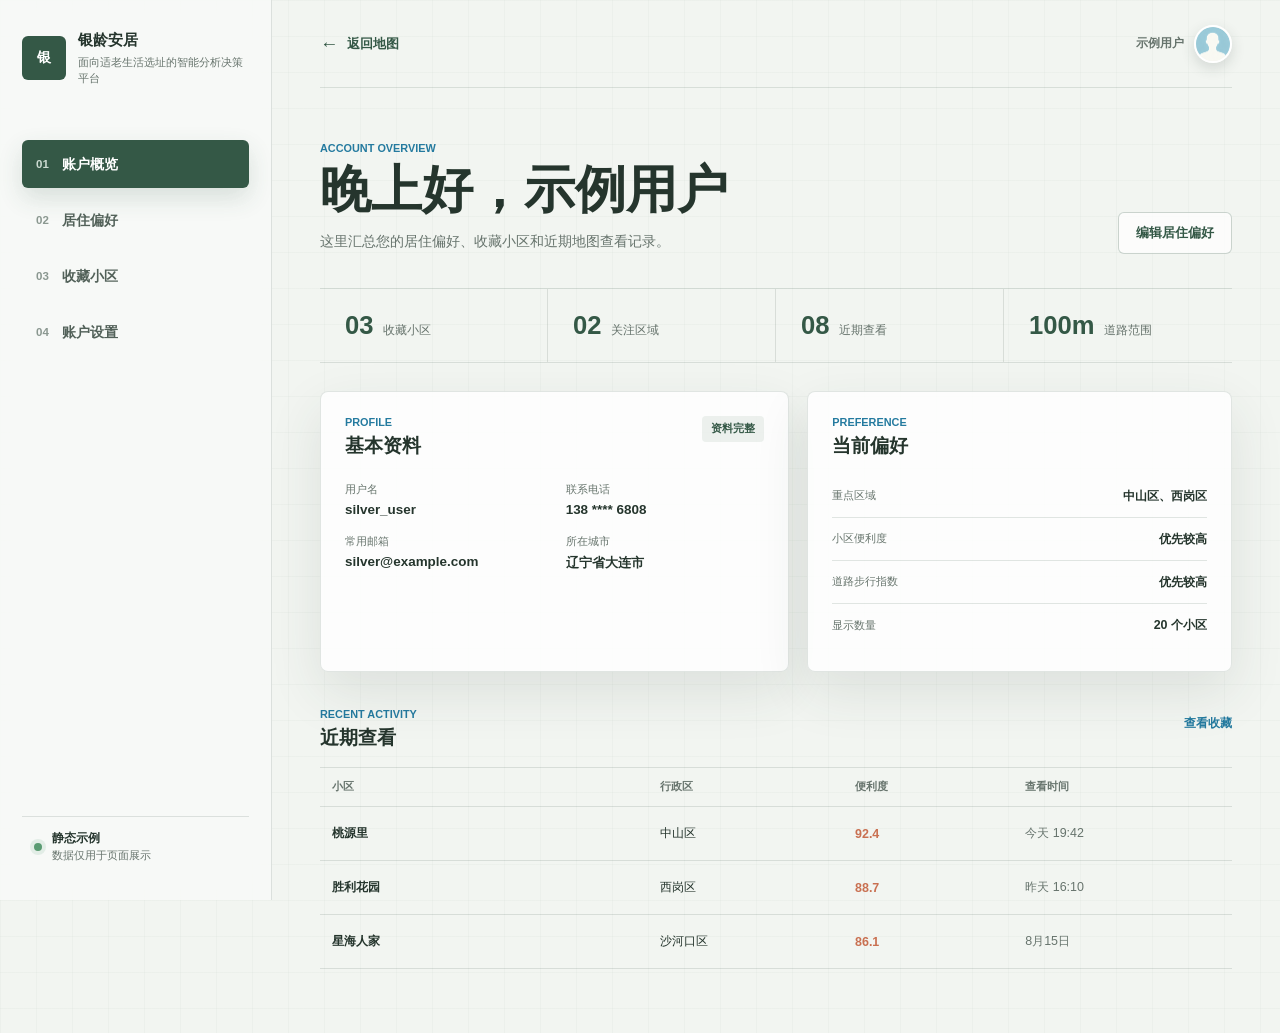
<file: src/main/resources/static/profile.html>
<!DOCTYPE html>
<html lang="zh-CN">
<head>
    <meta charset="UTF-8">
    <meta name="viewport" content="width=device-width, initial-scale=1.0">
    <title>个人中心 - 银龄安居</title>
    <link rel="icon" href="data:,">
    <link rel="stylesheet" href="CSS/profile.css?v=brand-title-20260821">
</head>
<body>
    <div class="profile-shell">
        <aside class="profile-sidebar" aria-label="个人中心导航">
            <a class="brand-mark" href="/user.html" aria-label="返回适老住宅地图">
                <span class="brand-seal" aria-hidden="true">银</span>
                <span>
                    <strong>银龄安居</strong>
                    <small>面向适老生活选址的智能分析决策平台</small>
                </span>
            </a>

            <nav class="profile-nav" aria-label="个人中心栏目">
                <button class="profile-nav__item is-active" type="button" data-profile-tab="overview" aria-current="page">
                    <span aria-hidden="true">01</span>账户概览
                </button>
                <button class="profile-nav__item" type="button" data-profile-tab="preferences">
                    <span aria-hidden="true">02</span>居住偏好
                </button>
                <button class="profile-nav__item" type="button" data-profile-tab="favorites">
                    <span aria-hidden="true">03</span>收藏小区
                </button>
                <button class="profile-nav__item" type="button" data-profile-tab="settings">
                    <span aria-hidden="true">04</span>账户设置
                </button>
            </nav>

            <div class="sidebar-status">
                <span></span>
                <p><strong>静态示例</strong><small>数据仅用于页面展示</small></p>
            </div>
        </aside>

        <main class="profile-main">
            <header class="profile-topbar">
                <a class="back-link" href="/user.html"><span aria-hidden="true">←</span> 返回地图</a>
                <div class="topbar-user">
                    <span>示例用户</span>
                    <img src="images/img.png" alt="示例用户头像">
                </div>
            </header>

            <section class="profile-view is-active" data-profile-view="overview">
                <div class="profile-intro">
                    <div>
                        <p class="section-kicker">ACCOUNT OVERVIEW</p>
                        <h1>晚上好，示例用户</h1>
                        <p>这里汇总您的居住偏好、收藏小区和近期地图查看记录。</p>
                    </div>
                    <button class="secondary-button" type="button" data-open-tab="preferences">编辑居住偏好</button>
                </div>

                <div class="summary-strip" aria-label="账户数据概览">
                    <div><strong>03</strong><span>收藏小区</span></div>
                    <div><strong>02</strong><span>关注区域</span></div>
                    <div><strong>08</strong><span>近期查看</span></div>
                    <div><strong>100m</strong><span>道路范围</span></div>
                </div>

                <div class="overview-grid">
                    <section class="surface account-card" aria-labelledby="accountTitle">
                        <div class="surface-heading">
                            <div><p class="section-kicker">PROFILE</p><h2 id="accountTitle">基本资料</h2></div>
                            <span class="status-chip">资料完整</span>
                        </div>
                        <dl class="profile-details">
                            <div><dt>用户名</dt><dd>silver_user</dd></div>
                            <div><dt>联系电话</dt><dd>138 **** 6808</dd></div>
                            <div><dt>常用邮箱</dt><dd>silver@example.com</dd></div>
                            <div><dt>所在城市</dt><dd>辽宁省大连市</dd></div>
                        </dl>
                    </section>

                    <section class="surface preference-card" aria-labelledby="preferenceTitle">
                        <div class="surface-heading">
                            <div><p class="section-kicker">PREFERENCE</p><h2 id="preferenceTitle">当前偏好</h2></div>
                        </div>
                        <div class="preference-list">
                            <div><span>重点区域</span><strong>中山区、西岗区</strong></div>
                            <div><span>小区便利度</span><strong>优先较高</strong></div>
                            <div><span>道路步行指数</span><strong>优先较高</strong></div>
                            <div><span>显示数量</span><strong>20 个小区</strong></div>
                        </div>
                    </section>
                </div>

                <section class="recent-section" aria-labelledby="recentTitle">
                    <div class="section-heading-row">
                        <div><p class="section-kicker">RECENT ACTIVITY</p><h2 id="recentTitle">近期查看</h2></div>
                        <button class="text-command" type="button" data-open-tab="favorites">查看收藏</button>
                    </div>
                    <div class="activity-table" role="table" aria-label="近期查看记录">
                        <div class="activity-row activity-row--head" role="row"><span>小区</span><span>行政区</span><span>便利度</span><span>查看时间</span></div>
                        <div class="activity-row" role="row"><strong>桃源里</strong><span>中山区</span><span class="score">92.4</span><time>今天 19:42</time></div>
                        <div class="activity-row" role="row"><strong>胜利花园</strong><span>西岗区</span><span class="score">88.7</span><time>昨天 16:10</time></div>
                        <div class="activity-row" role="row"><strong>星海人家</strong><span>沙河口区</span><span class="score">86.1</span><time>8月15日</time></div>
                    </div>
                </section>
            </section>

            <section class="profile-view" data-profile-view="preferences" hidden>
                <div class="page-heading"><p class="section-kicker">LIVING PREFERENCES</p><h1>居住偏好</h1><p>用于展示未来可配置的筛选默认值。</p></div>
                <form class="preference-form" data-static-form>
                    <fieldset class="surface form-section">
                        <legend>重点关注区域</legend>
                        <div class="choice-grid">
                            <label><input type="checkbox" checked><span>中山区</span></label>
                            <label><input type="checkbox" checked><span>西岗区</span></label>
                            <label><input type="checkbox"><span>沙河口区</span></label>
                        </div>
                    </fieldset>
                    <fieldset class="surface form-section">
                        <legend>居住环境倾向</legend>
                        <div class="form-grid">
                            <label><span>小区便利度</span><select><option>优先较高</option><option>不限</option></select></label>
                            <label><span>道路步行指数</span><select><option>优先较高</option><option>不限</option></select></label>
                            <label><span>周边道路范围</span><select><option>100 米</option><option>200 米</option><option>500 米</option></select></label>
                            <label><span>默认显示数量</span><select><option>20 个小区</option><option>10 个小区</option><option>30 个小区</option></select></label>
                        </div>
                    </fieldset>
                    <button class="primary-button" type="submit">保存示例设置</button>
                </form>
            </section>

            <section class="profile-view" data-profile-view="favorites" hidden>
                <div class="page-heading"><p class="section-kicker">SAVED COMMUNITIES</p><h1>收藏小区</h1><p>集中查看已关注的住宅及关键指标。</p></div>
                <div class="favorite-list">
                    <article class="favorite-item"><div><span class="district-label">中山区</span><h2>桃源里</h2><p>解放路生活圈 · 近期查看 3 次</p></div><dl><div><dt>便利度</dt><dd>92.4</dd></div><div><dt>参考房价</dt><dd>18,600 元/㎡</dd></div></dl><a href="/user.html">地图查看</a></article>
                    <article class="favorite-item"><div><span class="district-label">西岗区</span><h2>胜利花园</h2><p>人民广场生活圈 · 近期查看 2 次</p></div><dl><div><dt>便利度</dt><dd>88.7</dd></div><div><dt>参考房价</dt><dd>17,900 元/㎡</dd></div></dl><a href="/user.html">地图查看</a></article>
                    <article class="favorite-item"><div><span class="district-label">沙河口区</span><h2>星海人家</h2><p>星海湾生活圈 · 近期查看 1 次</p></div><dl><div><dt>便利度</dt><dd>86.1</dd></div><div><dt>参考房价</dt><dd>19,300 元/㎡</dd></div></dl><a href="/user.html">地图查看</a></article>
                </div>
            </section>

            <section class="profile-view" data-profile-view="settings" hidden>
                <div class="page-heading"><p class="section-kicker">ACCOUNT SETTINGS</p><h1>账户设置</h1><p>管理通知和界面辅助选项。</p></div>
                <div class="settings-list surface">
                    <label class="setting-row"><span><strong>收藏动态提醒</strong><small>收藏小区信息变化时显示提醒</small></span><input type="checkbox" checked role="switch"></label>
                    <label class="setting-row"><span><strong>较大界面文字</strong><small>提高主要内容的字号与行距</small></span><input type="checkbox" role="switch" data-large-text></label>
                    <label class="setting-row"><span><strong>减少动态效果</strong><small>降低页面切换和反馈动画</small></span><input type="checkbox" role="switch" data-reduced-motion></label>
                </div>
                <div class="security-note"><strong>登录安全</strong><p>本示例未连接账户接口，不会提交或更改真实资料。</p></div>
            </section>
        </main>
    </div>

    <div class="profile-toast" role="status" aria-live="polite" hidden>示例设置已更新</div>
    <script src="JS/profile.js?v=20260817"></script>
</body>
</html>
</file>
<file: src/main/resources/static/CSS/profile.css>
:root {
    --font-ui: "PingFang SC", "Hiragino Sans GB", "Microsoft YaHei", sans-serif;
    --font-brand: Georgia, "Songti SC", "STSong", serif;
    --paper: #f2f5f1;
    --surface: rgba(255, 255, 255, 0.82);
    --surface-solid: #ffffff;
    --ink: #25352d;
    --ink-soft: #67746d;
    --line: rgba(64, 89, 75, 0.15);
    --sage: #567665;
    --sage-deep: #345846;
    --mist: #dff1f7;
    --mist-deep: #247a9f;
    --coral: #c97051;
    --focus: 0 0 0 4px rgba(36, 122, 159, 0.18);
    --shadow: 0 20px 54px rgba(45, 65, 54, 0.11);
    --spring: cubic-bezier(0.22, 1.18, 0.36, 1);
}

* {
    box-sizing: border-box;
    margin: 0;
    padding: 0;
}

html {
    min-height: 100%;
    background: var(--paper);
}

body {
    min-width: 320px;
    min-height: 100vh;
    color: var(--ink);
    font-family: var(--font-ui);
    background:
        linear-gradient(rgba(86, 118, 101, 0.035) 1px, transparent 1px),
        linear-gradient(90deg, rgba(86, 118, 101, 0.035) 1px, transparent 1px),
        var(--paper);
    background-size: 36px 36px;
}

button,
select,
input {
    font: inherit;
}

button,
a {
    -webkit-tap-highlight-color: transparent;
}

a {
    color: inherit;
    text-decoration: none;
}

.profile-shell {
    width: min(1480px, 100%);
    min-height: 100vh;
    margin: 0 auto;
    display: grid;
    grid-template-columns: 272px minmax(0, 1fr);
}

.profile-sidebar {
    position: sticky;
    top: 0;
    height: 100vh;
    padding: 30px 22px 24px;
    display: flex;
    flex-direction: column;
    border-right: 1px solid var(--line);
    background: rgba(247, 250, 247, 0.88);
    backdrop-filter: blur(18px);
    -webkit-backdrop-filter: blur(18px);
}

.brand-mark {
    min-width: 0;
    display: flex;
    align-items: center;
    gap: 12px;
}

.brand-seal {
    width: 44px;
    height: 44px;
    flex: 0 0 44px;
    display: grid;
    place-items: center;
    border: 1px solid rgba(52, 88, 70, 0.28);
    border-radius: 6px;
    color: #fff;
    background: var(--sage-deep);
    font-family: var(--font-ui);
    font-size: 0.86rem;
    font-weight: 700;
}

.brand-mark strong,
.brand-mark small {
    display: block;
}

.brand-mark strong {
    font-family: var(--font-brand);
    font-size: 0.96rem;
    letter-spacing: 0;
}

.brand-mark small {
    margin-top: 3px;
    color: var(--ink-soft);
    font-size: 0.7rem;
    line-height: 1.45;
}

.profile-nav {
    margin-top: 54px;
    display: grid;
    gap: 8px;
}

.profile-nav__item {
    width: 100%;
    height: 48px;
    padding: 0 13px;
    display: flex;
    align-items: center;
    gap: 13px;
    border: 1px solid transparent;
    border-radius: 6px;
    color: #526159;
    background: transparent;
    font-size: 0.88rem;
    font-weight: 700;
    text-align: left;
    cursor: pointer;
    transition: transform 0.3s var(--spring), color 0.18s ease, background 0.18s ease, border-color 0.18s ease;
}

.profile-nav__item span {
    color: #8b9891;
    font-family: var(--font-ui);
    font-size: 0.72rem;
}

.profile-nav__item:hover,
.profile-nav__item:focus-visible {
    border-color: rgba(86, 118, 101, 0.16);
    background: rgba(255, 255, 255, 0.72);
    transform: translateX(3px);
}

.profile-nav__item.is-active {
    color: #fff;
    background: var(--sage-deep);
    box-shadow: 0 10px 24px rgba(52, 88, 70, 0.16);
}

.profile-nav__item.is-active span {
    color: #cbdad1;
}

.sidebar-status {
    margin-top: auto;
    padding: 13px 12px;
    display: flex;
    align-items: center;
    gap: 10px;
    border-top: 1px solid var(--line);
}

.sidebar-status > span {
    width: 8px;
    height: 8px;
    flex: 0 0 8px;
    border-radius: 50%;
    background: #5a9b72;
    box-shadow: 0 0 0 4px rgba(90, 155, 114, 0.13);
}

.sidebar-status strong,
.sidebar-status small {
    display: block;
}

.sidebar-status strong {
    font-size: 0.78rem;
}

.sidebar-status small {
    margin-top: 2px;
    color: var(--ink-soft);
    font-size: 0.66rem;
}

.profile-main {
    min-width: 0;
    padding: 0 48px 64px;
}

.profile-topbar {
    height: 88px;
    display: flex;
    align-items: center;
    justify-content: space-between;
    border-bottom: 1px solid var(--line);
}

.back-link,
.topbar-user {
    display: inline-flex;
    align-items: center;
}

.back-link {
    gap: 9px;
    color: var(--sage-deep);
    font-size: 0.82rem;
    font-weight: 800;
}

.back-link span {
    font-size: 1.15rem;
    transition: transform 0.3s var(--spring);
}

.back-link:hover span,
.back-link:focus-visible span {
    transform: translateX(-4px);
}

.topbar-user {
    gap: 10px;
    color: var(--ink-soft);
    font-size: 0.78rem;
    font-weight: 700;
}

.topbar-user img {
    width: 38px;
    height: 38px;
    border: 2px solid #fff;
    border-radius: 50%;
    object-fit: cover;
    box-shadow: 0 5px 14px rgba(45, 65, 54, 0.16);
}

.profile-view {
    animation: viewIn 0.46s var(--spring) both;
}

.profile-view[hidden] {
    display: none;
}

.profile-intro {
    min-height: 200px;
    padding: 42px 0 34px;
    display: flex;
    align-items: end;
    justify-content: space-between;
    gap: 30px;
}

.section-kicker {
    color: var(--mist-deep);
    font-family: var(--font-ui);
    font-size: 0.68rem;
    font-weight: 700;
    letter-spacing: 0;
}

.profile-intro h1,
.page-heading h1 {
    margin-top: 8px;
    font-family: var(--font-ui);
    font-size: clamp(2rem, 4vw, 3.4rem);
    font-weight: 600;
    line-height: 1.08;
    letter-spacing: 0;
}

.profile-intro > div > p:last-child,
.page-heading > p:last-child {
    margin-top: 13px;
    color: var(--ink-soft);
    font-size: 0.87rem;
    line-height: 1.7;
}

.secondary-button,
.primary-button,
.text-command {
    border: 0;
    cursor: pointer;
}

.secondary-button,
.primary-button {
    min-height: 42px;
    padding: 0 17px;
    border-radius: 6px;
    font-size: 0.8rem;
    font-weight: 800;
    transition: transform 0.32s var(--spring), box-shadow 0.2s ease, background 0.2s ease;
}

.secondary-button {
    border: 1px solid rgba(52, 88, 70, 0.25);
    color: var(--sage-deep);
    background: rgba(255, 255, 255, 0.72);
}

.primary-button {
    color: #fff;
    background: var(--sage-deep);
    box-shadow: 0 10px 22px rgba(52, 88, 70, 0.16);
}

.secondary-button:hover,
.secondary-button:focus-visible,
.primary-button:hover,
.primary-button:focus-visible {
    transform: translateY(-2px);
}

.summary-strip {
    display: grid;
    grid-template-columns: repeat(4, minmax(0, 1fr));
    border-top: 1px solid var(--line);
    border-bottom: 1px solid var(--line);
}

.summary-strip div {
    min-width: 0;
    padding: 22px 25px;
    display: flex;
    align-items: baseline;
    gap: 10px;
    border-right: 1px solid var(--line);
}

.summary-strip div:last-child {
    border-right: 0;
}

.summary-strip strong {
    color: var(--sage-deep);
    font-family: var(--font-ui);
    font-size: 1.6rem;
    font-weight: 600;
}

.summary-strip span {
    color: var(--ink-soft);
    font-size: 0.72rem;
    white-space: nowrap;
}

.overview-grid {
    margin-top: 28px;
    display: grid;
    grid-template-columns: minmax(0, 1.05fr) minmax(320px, 0.95fr);
    gap: 18px;
}

.surface {
    border: 1px solid var(--line);
    border-radius: 8px;
    background: var(--surface);
    box-shadow: var(--shadow);
    backdrop-filter: blur(12px);
    -webkit-backdrop-filter: blur(12px);
}

.account-card,
.preference-card {
    min-width: 0;
    padding: 24px;
}

.surface-heading,
.section-heading-row {
    display: flex;
    align-items: flex-start;
    justify-content: space-between;
    gap: 16px;
}

.surface-heading h2,
.section-heading-row h2,
.favorite-item h2 {
    margin-top: 5px;
    font-family: var(--font-ui);
    font-size: 1.18rem;
    font-weight: 600;
    letter-spacing: 0;
}

.status-chip,
.district-label {
    display: inline-flex;
    align-items: center;
    border-radius: 4px;
    font-size: 0.66rem;
    font-weight: 800;
}

.status-chip {
    min-height: 26px;
    padding: 0 9px;
    color: var(--sage-deep);
    background: rgba(86, 118, 101, 0.1);
}

.profile-details {
    margin-top: 24px;
    display: grid;
    grid-template-columns: repeat(2, minmax(0, 1fr));
    gap: 18px 22px;
}

.profile-details div,
.preference-list div {
    min-width: 0;
}

.profile-details dt,
.preference-list span,
.favorite-item dt {
    color: var(--ink-soft);
    font-size: 0.68rem;
}

.profile-details dd {
    margin-top: 5px;
    overflow-wrap: anywhere;
    font-size: 0.84rem;
    font-weight: 750;
}

.preference-list {
    margin-top: 16px;
    display: grid;
}

.preference-list div {
    min-height: 43px;
    display: flex;
    align-items: center;
    justify-content: space-between;
    gap: 16px;
    border-bottom: 1px solid var(--line);
}

.preference-list div:last-child {
    border-bottom: 0;
}

.preference-list strong {
    font-size: 0.78rem;
    text-align: right;
}

.recent-section {
    margin-top: 36px;
}

.text-command {
    padding: 7px 0;
    color: var(--mist-deep);
    background: transparent;
    font-size: 0.76rem;
    font-weight: 800;
}

.activity-table {
    margin-top: 16px;
    border-top: 1px solid var(--line);
}

.activity-row {
    min-height: 54px;
    padding: 0 12px;
    display: grid;
    grid-template-columns: minmax(150px, 1.3fr) minmax(90px, 0.75fr) minmax(80px, 0.65fr) minmax(110px, 0.8fr);
    align-items: center;
    gap: 12px;
    border-bottom: 1px solid var(--line);
    font-size: 0.78rem;
}

.activity-row--head {
    min-height: 39px;
    color: var(--ink-soft);
    font-size: 0.66rem;
    font-weight: 700;
}

.activity-row time {
    color: var(--ink-soft);
}

.score {
    color: var(--coral);
    font-family: var(--font-ui);
    font-weight: 700;
}

.page-heading {
    padding: 54px 0 36px;
    border-bottom: 1px solid var(--line);
}

.preference-form {
    padding-top: 28px;
    display: grid;
    gap: 18px;
    justify-items: start;
}

.form-section {
    width: 100%;
    padding: 24px;
}

.form-section legend {
    padding: 0 8px;
    font-family: var(--font-ui);
    font-size: 1.05rem;
    font-weight: 600;
}

.choice-grid {
    display: grid;
    grid-template-columns: repeat(3, minmax(0, 1fr));
    gap: 10px;
}

.choice-grid label {
    min-height: 48px;
    padding: 0 14px;
    display: flex;
    align-items: center;
    gap: 10px;
    border: 1px solid var(--line);
    border-radius: 6px;
    background: rgba(255, 255, 255, 0.66);
    font-size: 0.8rem;
    font-weight: 700;
}

.choice-grid input {
    accent-color: var(--sage-deep);
}

.form-grid {
    display: grid;
    grid-template-columns: repeat(2, minmax(0, 1fr));
    gap: 18px;
}

.form-grid label > span {
    display: block;
    margin-bottom: 7px;
    color: var(--ink-soft);
    font-size: 0.72rem;
    font-weight: 700;
}

.form-grid select {
    width: 100%;
    height: 46px;
    padding: 0 12px;
    border: 1px solid rgba(64, 89, 75, 0.2);
    border-radius: 6px;
    color: var(--ink);
    background: #fff;
}

.favorite-list {
    padding-top: 20px;
    display: grid;
}

.favorite-item {
    min-width: 0;
    min-height: 130px;
    padding: 22px 6px;
    display: grid;
    grid-template-columns: minmax(240px, 1.4fr) minmax(280px, 1fr) 90px;
    align-items: center;
    gap: 28px;
    border-bottom: 1px solid var(--line);
}

.favorite-item > div > p {
    margin-top: 8px;
    color: var(--ink-soft);
    font-size: 0.73rem;
}

.district-label {
    min-height: 23px;
    padding: 0 7px;
    color: var(--mist-deep);
    background: var(--mist);
}

.favorite-item dl {
    display: grid;
    grid-template-columns: repeat(2, minmax(0, 1fr));
    gap: 20px;
}

.favorite-item dd {
    margin-top: 5px;
    font-family: var(--font-ui);
    font-size: 0.96rem;
    font-weight: 600;
}

.favorite-item > a {
    color: var(--sage-deep);
    font-size: 0.76rem;
    font-weight: 800;
    text-align: right;
}

.settings-list {
    margin-top: 28px;
    padding: 0 24px;
}

.setting-row {
    min-height: 82px;
    display: flex;
    align-items: center;
    justify-content: space-between;
    gap: 24px;
    border-bottom: 1px solid var(--line);
}

.setting-row:last-child {
    border-bottom: 0;
}

.setting-row strong,
.setting-row small {
    display: block;
}

.setting-row strong {
    font-size: 0.84rem;
}

.setting-row small {
    margin-top: 5px;
    color: var(--ink-soft);
    font-size: 0.7rem;
}

.setting-row input[role="switch"] {
    width: 42px;
    height: 23px;
    flex: 0 0 42px;
    accent-color: var(--sage-deep);
}

.security-note {
    margin-top: 20px;
    padding: 18px 20px;
    border-left: 3px solid var(--coral);
    background: rgba(255, 255, 255, 0.54);
}

.security-note strong {
    font-size: 0.8rem;
}

.security-note p {
    margin-top: 4px;
    color: var(--ink-soft);
    font-size: 0.72rem;
}

.profile-toast {
    position: fixed;
    right: 24px;
    bottom: 24px;
    z-index: 20;
    min-width: 180px;
    padding: 13px 16px;
    border-radius: 6px;
    color: #fff;
    background: var(--sage-deep);
    box-shadow: 0 16px 38px rgba(45, 65, 54, 0.2);
    font-size: 0.78rem;
    font-weight: 750;
    animation: toastIn 0.38s var(--spring) both;
}

body.has-large-text {
    font-size: 18px;
}

body.has-reduced-motion *,
body.has-reduced-motion *::before,
body.has-reduced-motion *::after {
    scroll-behavior: auto !important;
    animation-duration: 0.01ms !important;
    transition-duration: 0.01ms !important;
}

button:focus-visible,
a:focus-visible,
select:focus-visible,
input:focus-visible {
    outline: none;
    box-shadow: var(--focus);
}

@keyframes viewIn {
    from { opacity: 0; transform: translateY(12px); }
    to { opacity: 1; transform: translateY(0); }
}

@keyframes toastIn {
    from { opacity: 0; transform: translateY(12px) scale(0.96); }
    to { opacity: 1; transform: translateY(0) scale(1); }
}

@media (max-width: 980px) {
    .profile-shell {
        grid-template-columns: 210px minmax(0, 1fr);
    }

    .profile-main {
        padding-right: 28px;
        padding-left: 28px;
    }

    .brand-mark strong {
        font-size: 0.82rem;
    }

    .overview-grid {
        grid-template-columns: 1fr;
    }

    .favorite-item {
        grid-template-columns: 1fr 1fr;
    }

    .favorite-item > a {
        text-align: left;
    }
}

@media (max-width: 720px) {
    .profile-shell {
        display: block;
    }

    .profile-sidebar {
        position: relative;
        width: 100%;
        height: auto;
        padding: 18px 16px 12px;
        border-right: 0;
        border-bottom: 1px solid var(--line);
    }

    .profile-nav {
        margin-top: 18px;
        display: flex;
        gap: 6px;
        overflow-x: auto;
        scrollbar-width: none;
    }

    .profile-nav::-webkit-scrollbar {
        display: none;
    }

    .profile-nav__item {
        width: auto;
        min-width: max-content;
        height: 40px;
    }

    .profile-nav__item:hover,
    .profile-nav__item:focus-visible {
        transform: translateY(-2px);
    }

    .sidebar-status {
        display: none;
    }

    .profile-main {
        padding: 0 16px 40px;
    }

    .profile-topbar {
        height: 66px;
    }

    .profile-intro {
        min-height: 190px;
        padding: 32px 0 26px;
        align-items: flex-start;
        flex-direction: column;
        gap: 22px;
    }

    .profile-intro h1,
    .page-heading h1 {
        font-size: 2rem;
    }

    .summary-strip {
        grid-template-columns: repeat(2, minmax(0, 1fr));
    }

    .summary-strip div:nth-child(2) {
        border-right: 0;
    }

    .summary-strip div:nth-child(-n + 2) {
        border-bottom: 1px solid var(--line);
    }

    .profile-details,
    .form-grid,
    .choice-grid {
        grid-template-columns: 1fr;
    }

    .activity-table {
        overflow-x: auto;
    }

    .activity-row {
        min-width: 600px;
    }

    .favorite-item {
        grid-template-columns: 1fr;
        gap: 18px;
    }

    .favorite-item dl {
        max-width: 360px;
    }

    .topbar-user span {
        display: none;
    }
}

@media (prefers-reduced-motion: reduce) {
    *,
    *::before,
    *::after {
        scroll-behavior: auto !important;
        animation-duration: 0.01ms !important;
        transition-duration: 0.01ms !important;
    }
}
</file>
